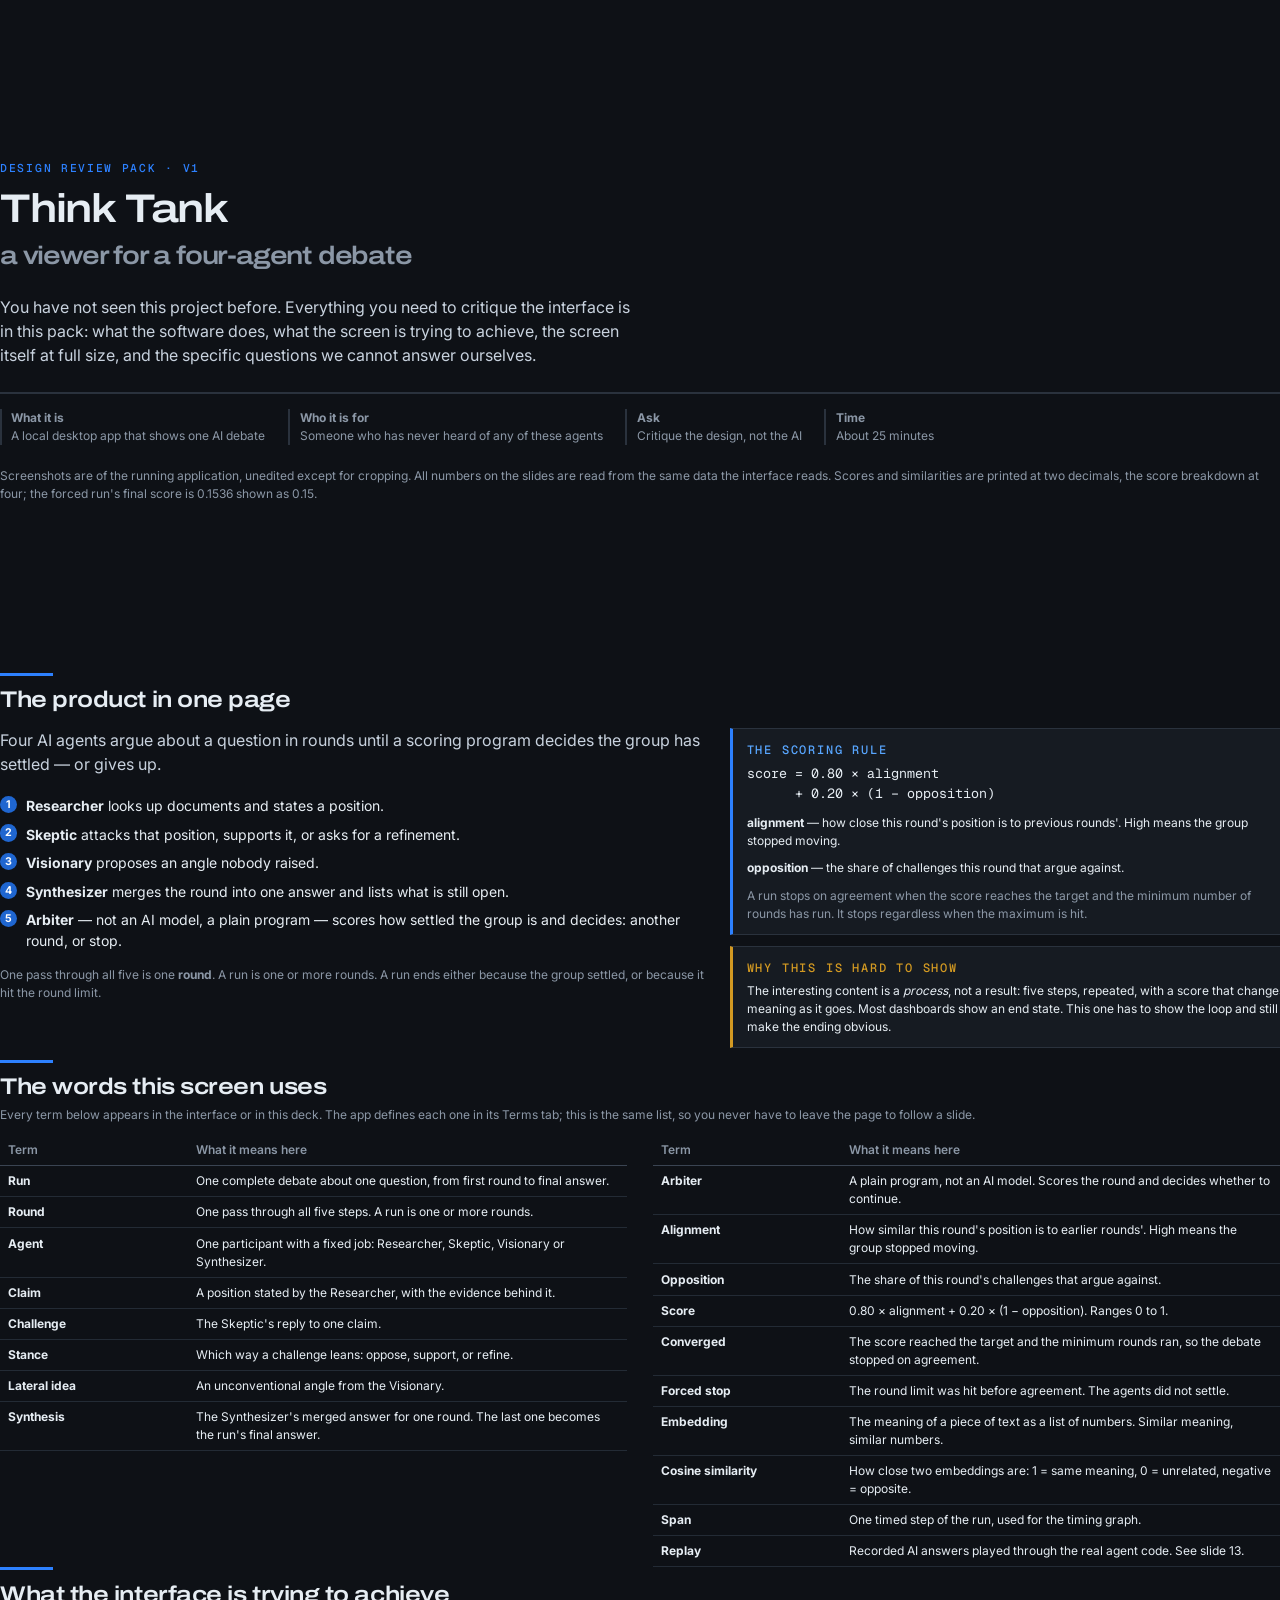
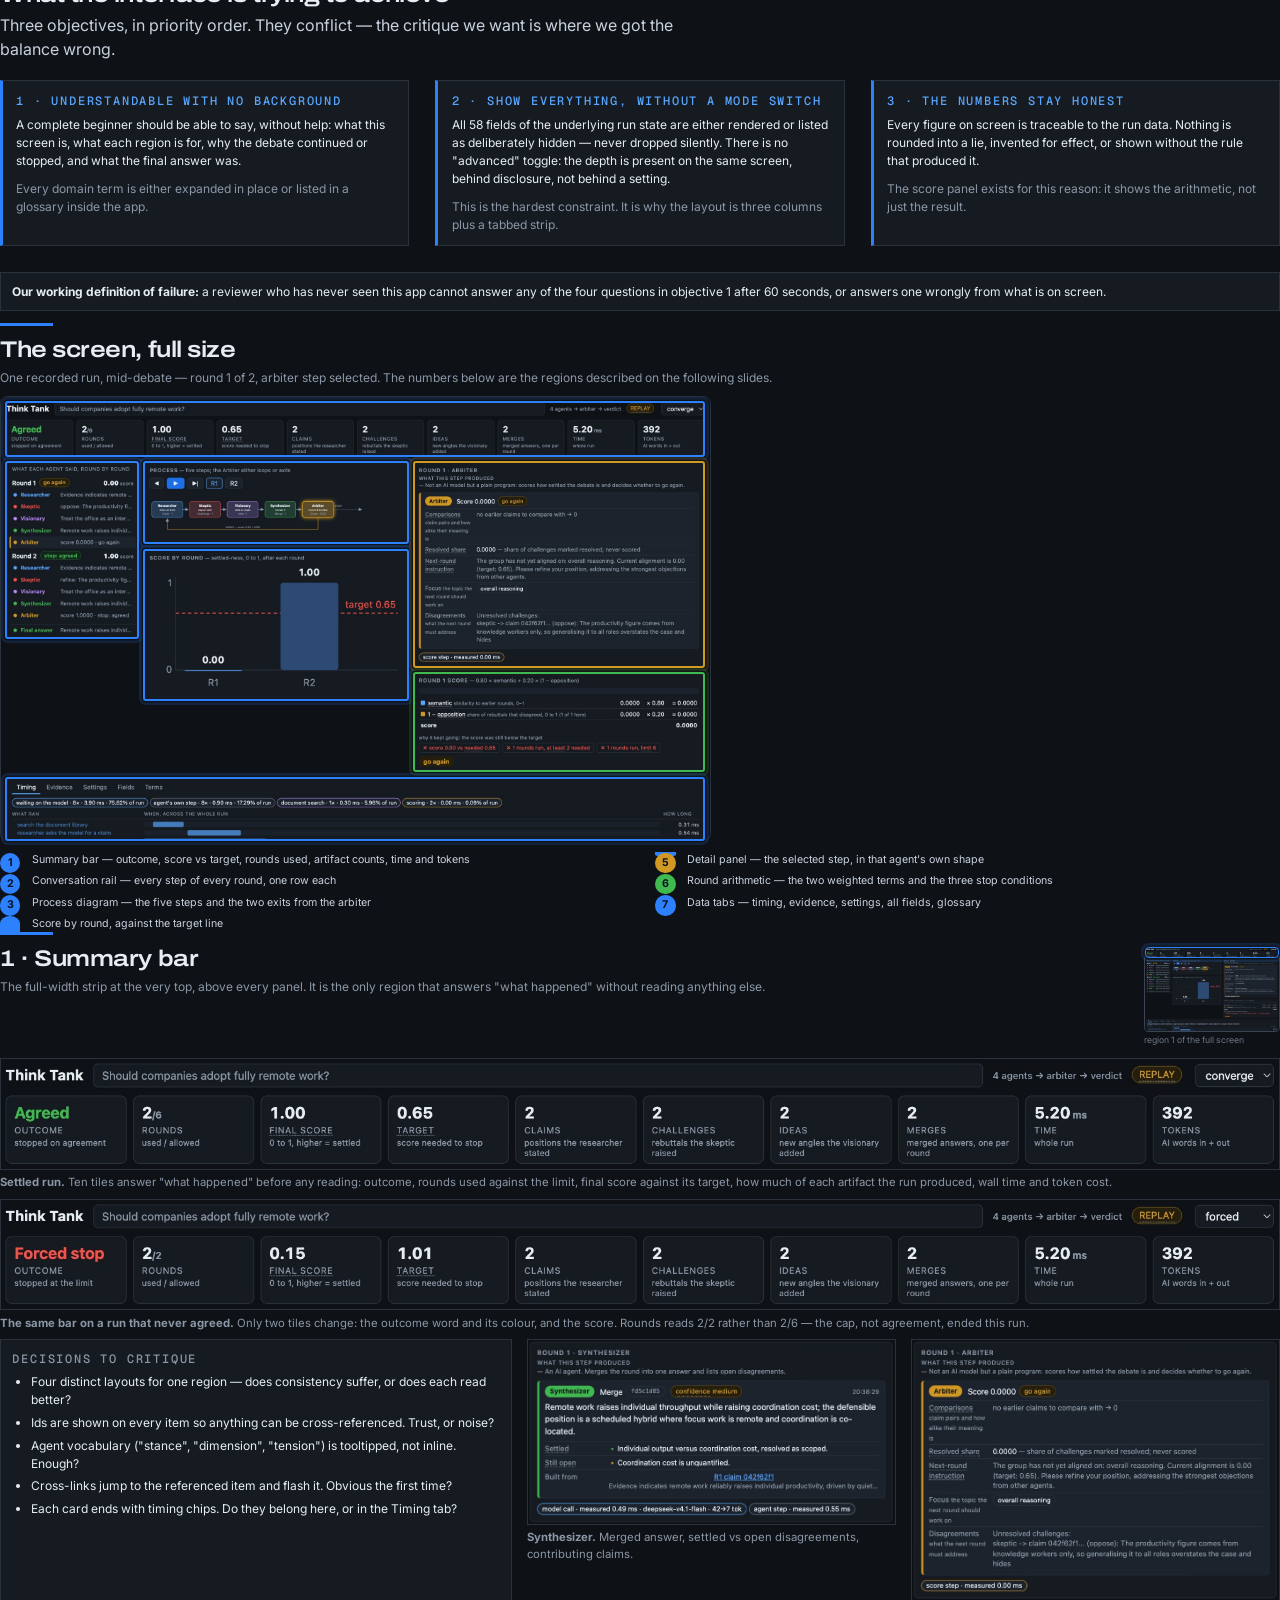
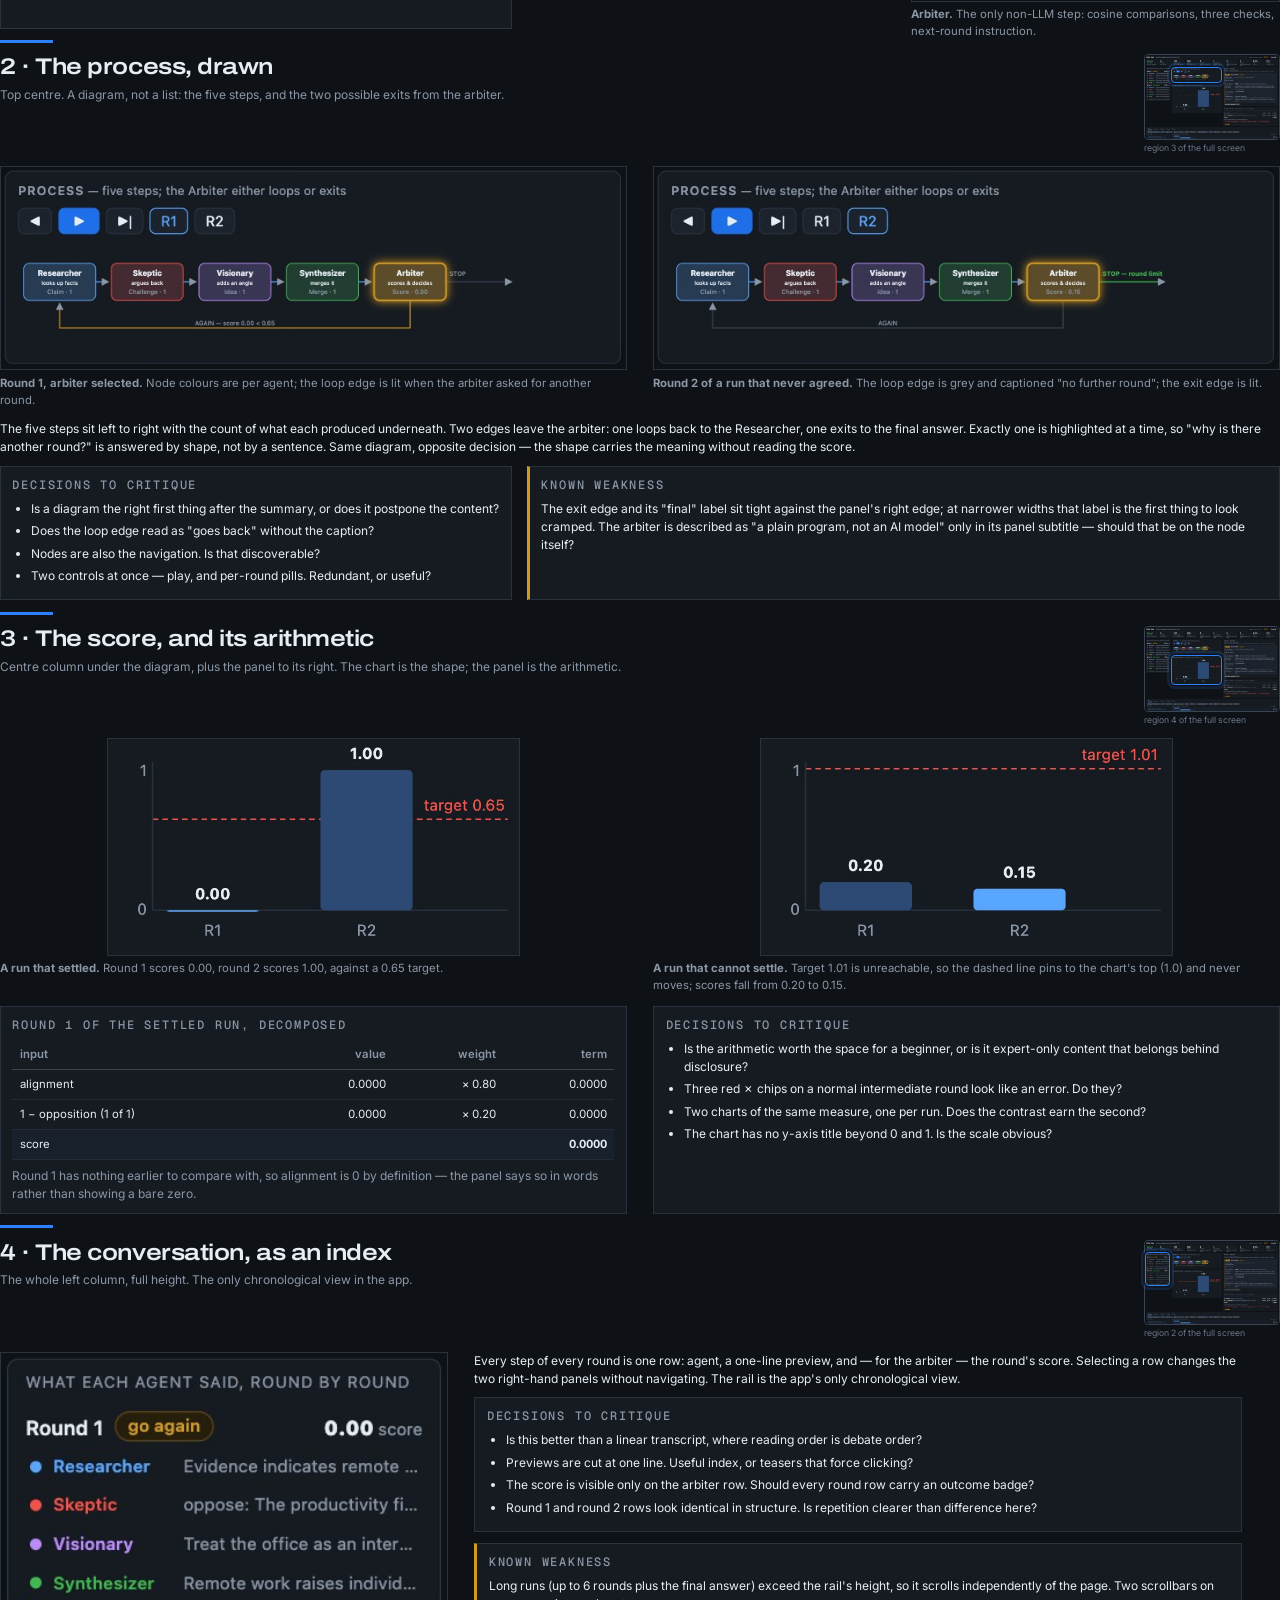
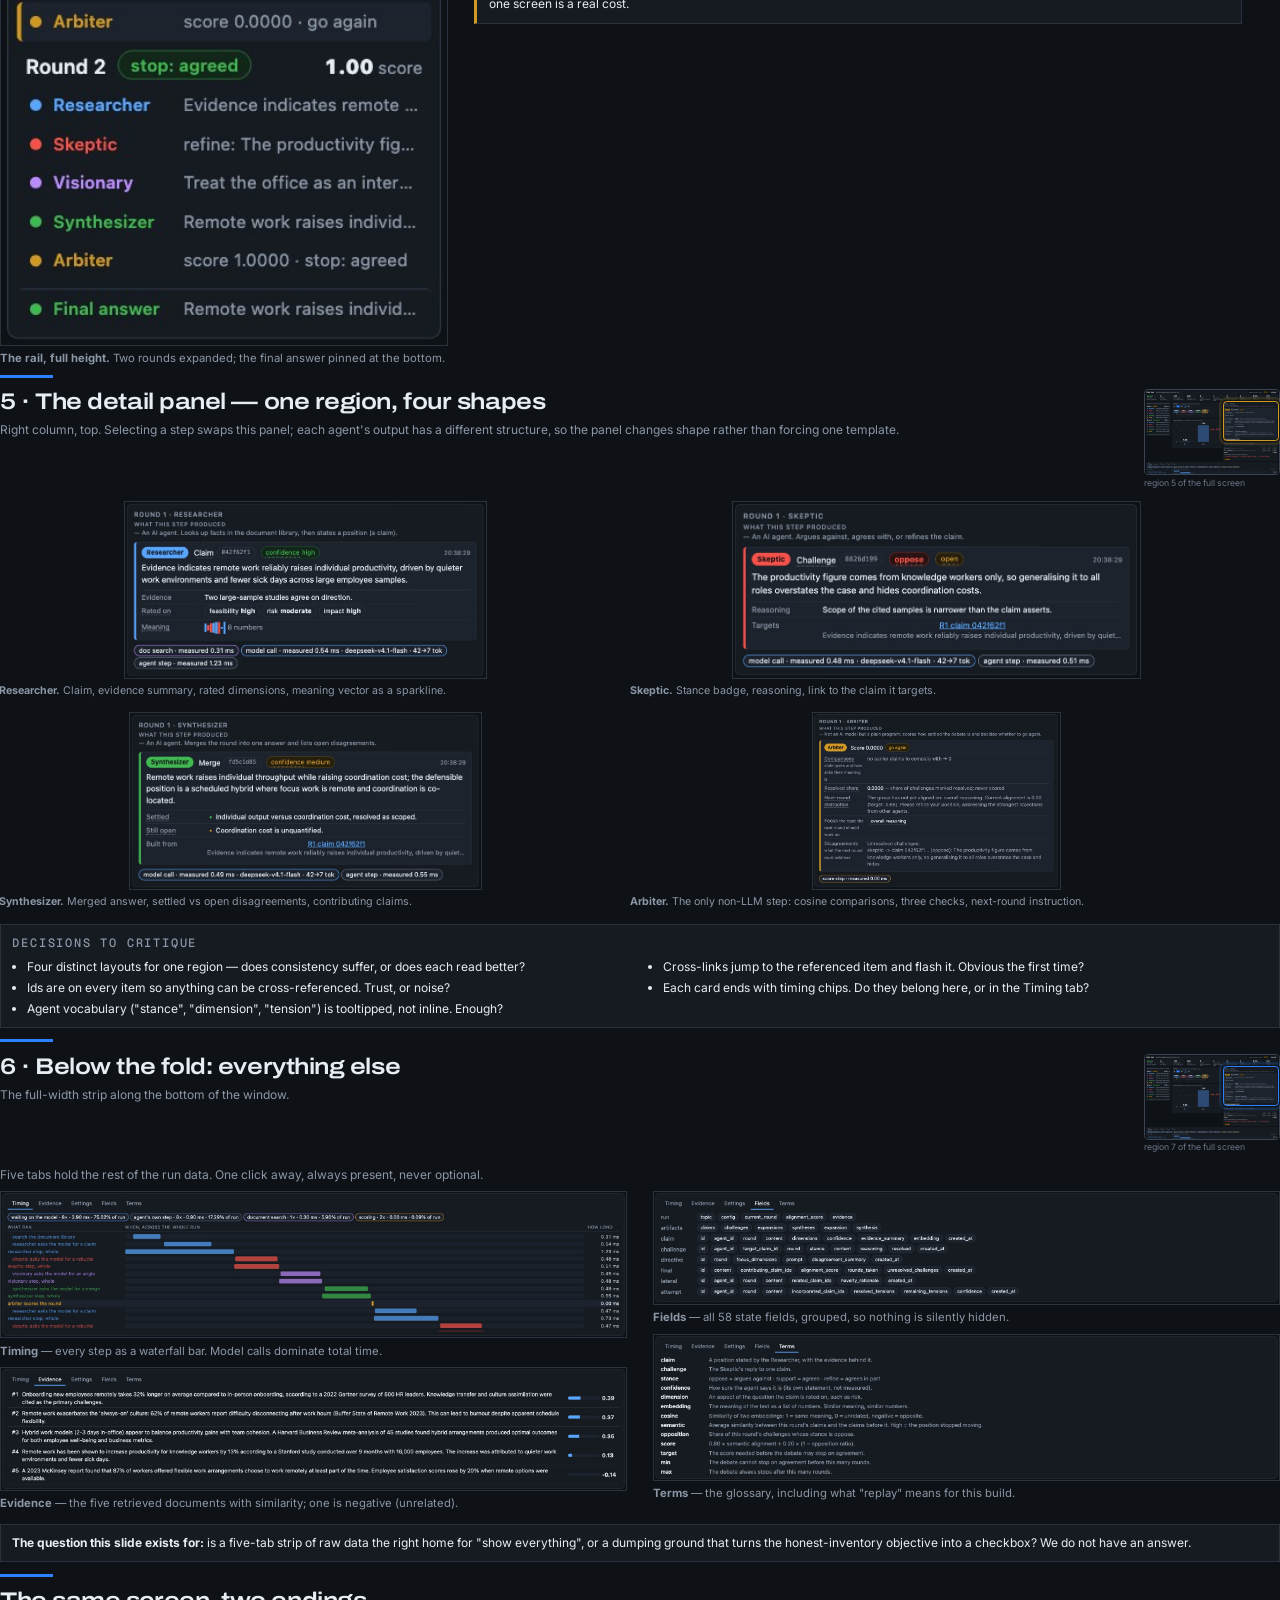
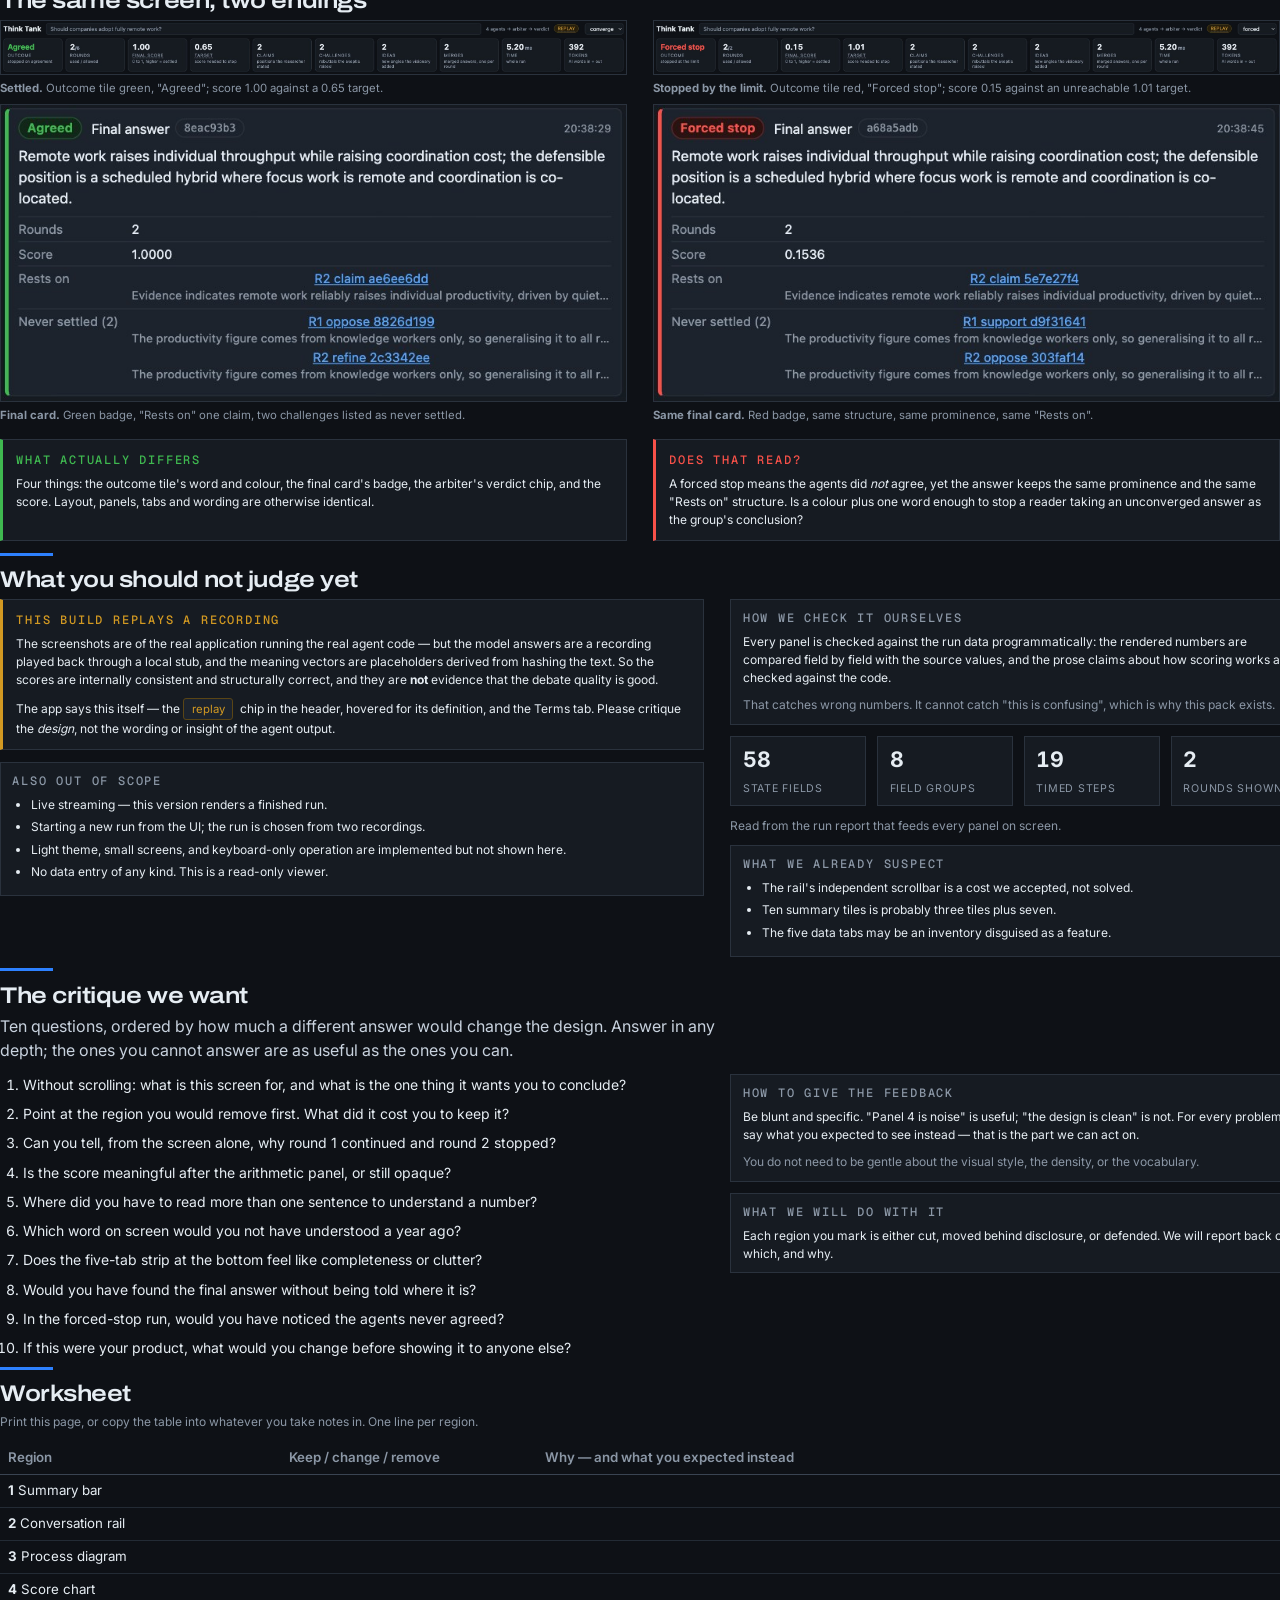
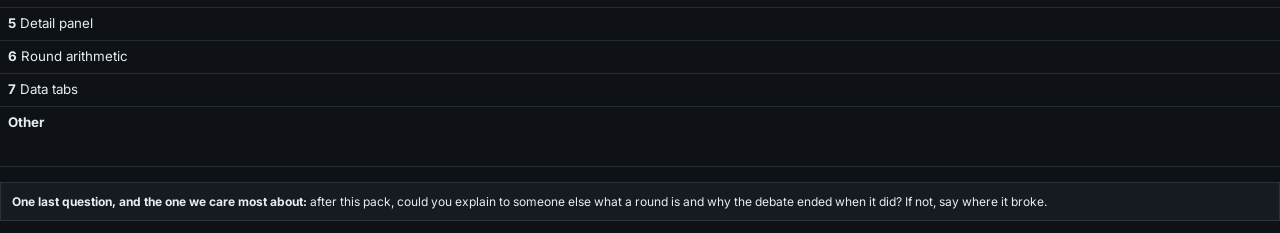
<file: ui/deck/deck.html>
<!doctype html>
<html lang="en">
<head>
<meta charset="utf-8">
<title>Think Tank — UI review deck</title>
<link rel="stylesheet" href="deck.css">
</head>
<body>

<!-- 1 ─────────────────────────────────────────────── -->
<section class="slide cover">
  <div>
    <div class="kicker">Design review pack · v1</div>
    <h1>Think Tank<br><span class="muted" style="font-size:19pt;font-weight:400">a viewer for a four-agent debate</span></h1>
    <p class="lead" style="max-width:170mm;margin-top:6mm">
      You have not seen this project before. Everything you need to critique the
      interface is in this pack: what the software does, what the screen is trying
      to achieve, the screen itself at full size, and the specific questions we
      cannot answer ourselves.
    </p>
  </div>
  <div>
    <div class="rule"></div>
    <div class="meta">
      <span><b>What it is</b><br>A local desktop app that shows one AI debate</span>
      <span><b>Who it is for</b><br>Someone who has never heard of any of these agents</span>
      <span><b>Ask</b><br>Critique the design, not the AI</span>
      <span><b>Time</b><br>About 25 minutes</span>
    </div>
    <p class="small muted" style="margin-top:6mm">
      Screenshots are of the running application, unedited except for cropping.
      All numbers on the slides are read from the same data the interface reads.
      Scores and similarities are printed at two decimals, the score breakdown at four;
      the forced run's final score is 0.1536 shown as 0.15.
    </p>
  </div>
</section>

<!-- 2 ─────────────────────────────────────────────── -->
<section class="slide">
  <div class="bar"></div>
  <h2>The product in one page</h2>
    <div class="cols" style="margin-top:4mm">
    <div class="col col-55">
      <p class="lead">Four AI agents argue about a question in rounds until a scoring
      program decides the group has settled — or gives up.</p>
      <ol class="step" style="margin-top:5mm">
        <li><b>Researcher</b> looks up documents and states a position.</li>
        <li><b>Skeptic</b> attacks that position, supports it, or asks for a refinement.</li>
        <li><b>Visionary</b> proposes an angle nobody raised.</li>
        <li><b>Synthesizer</b> merges the round into one answer and lists what is still open.</li>
        <li><b>Arbiter</b> — not an AI model, a plain program — scores how settled the
            group is and decides: another round, or stop.</li>
      </ol>
      <p class="muted small" style="margin-top:4mm">One pass through all five is one <b>round</b>.
      A run is one or more rounds. A run ends either because the group settled, or
      because it hit the round limit.</p>
    </div>
    <div class="col col-45">
      <div class="card blue">
        <h3 style="color:#58a6ff">The scoring rule</h3>
        <p class="mono" style="font-size:10pt;color:#e6edf3">score = 0.80 × alignment<br>&nbsp;&nbsp;&nbsp;&nbsp;&nbsp;&nbsp;+ 0.20 × (1 − opposition)</p>
        <p class="small" style="margin-top:2mm"><b>alignment</b> — how close this round's position is to previous rounds'. High means the group stopped moving.</p>
        <p class="small"><b>opposition</b> — the share of challenges this round that argue against.</p>
        <p class="small muted" style="margin-bottom:0">A run stops on agreement when the score reaches the
        target and the minimum number of rounds has run. It stops regardless when the
        maximum is hit.</p>
      </div>
      <div class="card amber">
        <h3 style="color:#d29922">Why this is hard to show</h3>
        <p class="small" style="margin-bottom:0">The interesting content is a
        <i>process</i>, not a result: five steps, repeated, with a score that changes
        meaning as it goes. Most dashboards show an end state. This one has to show the
        loop and still make the ending obvious.</p>
      </div>
    </div>
  </div>
</section>

<!-- 3 ─────────────────────────────────────────────── -->
<section class="slide">
  <div class="bar"></div>
  <h2>The words this screen uses</h2>
    <p class="small muted" style="margin-bottom:3mm">Every term below appears in the interface or in this deck. The app defines each one in its Terms tab; this is the same list, so you never have to leave the page to follow a slide.</p>
  <div class="cols">
    <div class="col">
      <table style="font-size:9pt">
        <tr><th style="width:30%">Term</th><th>What it means here</th></tr>
        <tr><td><b>Run</b></td><td>One complete debate about one question, from first round to final answer.</td></tr>
        <tr><td><b>Round</b></td><td>One pass through all five steps. A run is one or more rounds.</td></tr>
        <tr><td><b>Agent</b></td><td>One participant with a fixed job: Researcher, Skeptic, Visionary or Synthesizer.</td></tr>
        <tr><td><b>Claim</b></td><td>A position stated by the Researcher, with the evidence behind it.</td></tr>
        <tr><td><b>Challenge</b></td><td>The Skeptic's reply to one claim.</td></tr>
        <tr><td><b>Stance</b></td><td>Which way a challenge leans: oppose, support, or refine.</td></tr>
        <tr><td><b>Lateral idea</b></td><td>An unconventional angle from the Visionary.</td></tr>
        <tr><td><b>Synthesis</b></td><td>The Synthesizer's merged answer for one round. The last one becomes the run's final answer.</td></tr>
      </table>
    </div>
    <div class="col">
      <table style="font-size:9pt">
        <tr><th style="width:30%">Term</th><th>What it means here</th></tr>
        <tr><td><b>Arbiter</b></td><td>A plain program, not an AI model. Scores the round and decides whether to continue.</td></tr>
        <tr><td><b>Alignment</b></td><td>How similar this round's position is to earlier rounds'. High means the group stopped moving.</td></tr>
        <tr><td><b>Opposition</b></td><td>The share of this round's challenges that argue against.</td></tr>
        <tr><td><b>Score</b></td><td>0.80 × alignment + 0.20 × (1 − opposition). Ranges 0 to 1.</td></tr>
        <tr><td><b>Converged</b></td><td>The score reached the target and the minimum rounds ran, so the debate stopped on agreement.</td></tr>
        <tr><td><b>Forced stop</b></td><td>The round limit was hit before agreement. The agents did not settle.</td></tr>
        <tr><td><b>Embedding</b></td><td>The meaning of a piece of text as a list of numbers. Similar meaning, similar numbers.</td></tr>
        <tr><td><b>Cosine similarity</b></td><td>How close two embeddings are: 1 = same meaning, 0 = unrelated, negative = opposite.</td></tr>
        <tr><td><b>Span</b></td><td>One timed step of the run, used for the timing graph.</td></tr>
        <tr><td><b>Replay</b></td><td>Recorded AI answers played through the real agent code. See slide 13.</td></tr>
      </table>
    </div>
  </div>
</section>

<!-- 4 ─────────────────────────────────────────────── -->
<section class="slide">
  <div class="bar"></div>
  <h2>What the interface is trying to achieve</h2>
    <p class="lead" style="max-width:190mm">Three objectives, in priority order. They conflict — the
  critique we want is where we got the balance wrong.</p>

  <div class="cols" style="margin-top:5mm">
    <div class="col card blue">
      <h3 style="color:#58a6ff">1 · Understandable with no background</h3>
      <p class="small">A complete beginner should be able to say, without help: what this
      screen is, what each region is for, why the debate continued or stopped, and what
      the final answer was.</p>
      <p class="small muted" style="margin-bottom:0">Every domain term is either expanded
      in place or listed in a glossary inside the app.</p>
    </div>
    <div class="col card blue">
      <h3 style="color:#58a6ff">2 · Show everything, without a mode switch</h3>
      <p class="small">All 58 fields of the underlying run state are either rendered or
      listed as deliberately hidden — never dropped silently. There is no
      "advanced" toggle: the depth is present on the same screen, behind
      disclosure, not behind a setting.</p>
      <p class="small muted" style="margin-bottom:0">This is the hardest constraint. It
      is why the layout is three columns plus a tabbed strip.</p>
    </div>
    <div class="col card blue">
      <h3 style="color:#58a6ff">3 · The numbers stay honest</h3>
      <p class="small">Every figure on screen is traceable to the run data. Nothing is
      rounded into a lie, invented for effect, or shown without the rule that produced
      it.</p>
      <p class="small muted" style="margin-bottom:0">The score panel exists for this
      reason: it shows the arithmetic, not just the result.</p>
    </div>
  </div>

  <div class="card flat" style="margin-top:4mm">
    <p class="small" style="margin-bottom:0"><b>Our working definition of failure:</b> a
    reviewer who has never seen this app cannot answer any of the four questions in
    objective 1 after 60 seconds, or answers one wrongly from what is on screen.</p>
  </div>
</section>

<!-- 5 ─────────────────────────────────────────────── -->
<section class="slide">
  <div class="bar"></div>
  <h2>The screen, full size</h2>
    <p class="small muted" style="margin-bottom:2.5mm">One recorded run, mid-debate — round 1 of 2, arbiter step selected. The numbers below are the regions described on the following slides.</p>
  <div class="annot" style="width:188mm">
    <img src="shots/full-converge-r1-arbiter.jpg" alt="The full interface at 1600x1000, round 1 of 2 with the arbiter step selected; seven numbered rings mark the regions described on the following slides" style="width:100%;display:block;border-radius:2mm;border:1px solid #2a323d">
    <div class="ring r1" style="left:0.75%;top:1.2%;width:98.5%;height:12.42%"></div>
    <div class="ring r2" style="left:0.75%;top:14.62%;width:18.75%;height:40.08%"></div>
    <div class="ring r3" style="left:20.13%;top:14.62%;width:37.38%;height:18.74%"></div>
    <div class="ring r4" style="left:20.13%;top:34.36%;width:37.38%;height:34.27%"></div>
    <div class="ring r5 a" style="left:58.13%;top:14.62%;width:41.12%;height:46.43%"></div>
    <div class="ring r6 g" style="left:58.13%;top:62.06%;width:41.12%;height:22.52%"></div>
    <div class="ring r7" style="left:0.75%;top:85.57%;width:98.5%;height:14.43%"></div>
  </div>
  <div class="legend" style="margin-top:3mm;columns:2;column-gap:8mm;font-size:8pt">
    <div><b>1</b> Summary bar — outcome, score vs target, rounds used, artifact counts, time and tokens</div>
    <div><b>2</b> Conversation rail — every step of every round, one row each</div>
    <div><b>3</b> Process diagram — the five steps and the two exits from the arbiter</div>
    <div><b>4</b> Score by round, against the target line</div>
    <div class="a"><b class="k5">5</b> Detail panel — the selected step, in that agent's own shape</div>
    <div class="g"><b class="k6">6</b> Round arithmetic — the two weighted terms and the three stop conditions</div>
    <div><b>7</b> Data tabs — timing, evidence, settings, all fields, glossary</div>
  </div>
</section>

<!-- 6 ────────────────────────────────────────────── -->
<section class="slide">
  <div class="bar"></div>
  <div class="headrow"><div class="hleft"><h2>1 · Summary bar</h2><p class="small muted">The full-width strip at the very top, above every panel. It is the only region that answers "what happened" without reading anything else.</p></div><div class="mini"><div class="annot"><img src="shots/full-converge-r1-arbiter.jpg" alt="Mini-map: the full screen with the region this slide covers ringed"><div class="ring" style="left:0.75%;top:1.2%;width:98.5%;height:12.42%"></div></div><span>region 1 of the full screen</span></div></div>
  <figure class="plain"><img src="shots/header-tiles.jpg"><figcaption><b>Settled run.</b> Ten tiles answer "what happened" before any reading: outcome, rounds used against the limit, final score against its target, how much of each artifact the run produced, wall time and token cost.</figcaption></figure>
  <figure class="plain"><img src="shots/head-forced.jpg"><figcaption><b>The same bar on a run that never agreed.</b> Only two tiles change: the outcome word and its colour, and the score. Rounds reads 2/2 rather than 2/6 — the cap, not agreement, ended this run.</figcaption></figure>
  <div class="row3">
    <div class="cell card flat"><h3>Decisions to critique</h3><ul class="t small" style="margin-bottom:0">
      <li>Four distinct layouts for one region — does consistency suffer, or does each read better?</li>
      <li>Ids are shown on every item so anything can be cross-referenced. Trust, or noise?</li>
      <li>Agent vocabulary ("stance", "dimension", "tension") is tooltipped, not inline. Enough?</li>
      <li>Cross-links jump to the referenced item and flash it. Obvious the first time?</li>
      <li>Each card ends with timing chips. Do they belong here, or in the Timing tab?</li>
    </ul></div>
    <div class="cell"><figure class="plain"><img src="shots/detail-merge.jpg"><figcaption><b>Synthesizer.</b> Merged answer, settled vs open disagreements, contributing claims.</figcaption></figure></div>
    <div class="cell"><figure class="plain"><img src="shots/detail-arbiter.jpg"><figcaption><b>Arbiter.</b> The only non-LLM step: cosine comparisons, three checks, next-round instruction.</figcaption></figure></div>
  </div>
</section>

<!-- 7 ────────────────────────────────────────────── -->
<section class="slide">
  <div class="bar"></div>
  <div class="headrow"><div class="hleft"><h2>2 · The process, drawn</h2><p class="small muted">Top centre. A diagram, not a list: the five steps, and the two possible exits from the arbiter.</p></div><div class="mini"><div class="annot"><img src="shots/full-converge-r1-arbiter.jpg" alt="Mini-map: the full screen with the region this slide covers ringed"><div class="ring" style="left:20.13%;top:14.62%;width:37.38%;height:18.74%"></div></div><span>region 3 of the full screen</span></div></div>
  <div class="cols">
    <div class="col"><figure class="plain"><img src="shots/flow.jpg"><figcaption><b>Round 1, arbiter selected.</b> Node colours are per agent; the loop edge is lit when the arbiter asked for another round.</figcaption></figure></div>
    <div class="col"><figure class="plain"><img src="shots/flow-forced.jpg"><figcaption><b>Round 2 of a run that never agreed.</b> The loop edge is grey and captioned "no further round"; the exit edge is lit.</figcaption></figure></div>
  </div>
  <p class="small" style="margin-top:1mm">The five steps sit left to right with the count of what each produced underneath. Two edges leave the arbiter: one loops back to the Researcher, one exits to the final answer. Exactly one is highlighted at a time, so "why is there another round?" is answered by shape, not by a sentence. Same diagram, opposite decision — the shape carries the meaning without reading the score.</p>
  <div class="row3">
    <div class="cell card flat"><h3>Decisions to critique</h3><ul class="t small" style="margin-bottom:0">
      <li>Is a diagram the right first thing after the summary, or does it postpone the content?</li>
      <li>Does the loop edge read as "goes back" without the caption?</li>
      <li>Nodes are also the navigation. Is that discoverable?</li>
      <li>Two controls at once — play, and per-round pills. Redundant, or useful?</li></ul></div>
    <div class="col card flat amber"><h3>Known weakness</h3><p class="small" style="margin-bottom:0">The exit edge and its "final" label sit tight against the panel's right edge; at narrower widths that label is the first thing to look cramped. The arbiter is described as "a plain program, not an AI model" only in its panel subtitle — should that be on the node itself?</p></div>
  </div>
</section>

<!-- 8 ────────────────────────────────────────────── -->
<section class="slide charts">
  <div class="bar"></div>
  <div class="headrow"><div class="hleft"><h2>3 · The score, and its arithmetic</h2><p class="small muted">Centre column under the diagram, plus the panel to its right. The chart is the shape; the panel is the arithmetic.</p></div><div class="mini"><div class="annot"><img src="shots/full-converge-r1-arbiter.jpg" alt="Mini-map: the full screen with the region this slide covers ringed"><div class="ring" style="left:20.13%;top:34.36%;width:37.38%;height:34.27%"></div></div><span>region 4 of the full screen</span></div></div>
  <div class="cols">
    <div class="col"><figure class="plain"><img src="shots/chart.jpg"><figcaption><b>A run that settled.</b> Round 1 scores 0.00, round 2 scores 1.00, against a 0.65 target.</figcaption></figure></div>
    <div class="col"><figure class="plain"><img src="shots/chart-forced.jpg"><figcaption><b>A run that cannot settle.</b> Target 1.01 is unreachable, so the dashed line pins to the chart's top (1.0) and never moves; scores fall from 0.20 to 0.15.</figcaption></figure></div>
  </div>
  <div class="cols" style="margin-top:1mm">
    <div class="col card flat"><h3>Round 1 of the settled run, decomposed</h3>
      <table style="font-size:8.5pt">
        <tr><th>input</th><th class="n">value</th><th class="n">weight</th><th class="n">term</th></tr>
        <tr><td>alignment</td><td class="n">0.0000</td><td class="n">× 0.80</td><td class="n">0.0000</td></tr>
        <tr><td>1 − opposition (1 of 1)</td><td class="n">0.0000</td><td class="n">× 0.20</td><td class="n">0.0000</td></tr>
        <tr class="hi"><td>score</td><td class="n"></td><td class="n"></td><td class="n"><b>0.0000</b></td></tr>
      </table>
      <p class="small muted" style="margin:2mm 0 0">Round 1 has nothing earlier to compare with, so alignment is 0 by definition — the panel says so in words rather than showing a bare zero.</p></div>
    <div class="col card flat"><h3>Decisions to critique</h3><ul class="t small" style="margin-bottom:0">
      <li>Is the arithmetic worth the space for a beginner, or is it expert-only content that belongs behind disclosure?</li>
      <li>Three red ✗ chips on a normal intermediate round look like an error. Do they?</li>
      <li>Two charts of the same measure, one per run. Does the contrast earn the second?</li>
      <li>The chart has no y-axis title beyond 0 and 1. Is the scale obvious?</li></ul></div>
  </div>
</section>

<!-- 9 ────────────────────────────────────────────── -->
<section class="slide">
  <div class="bar"></div>
  <div class="headrow"><div class="hleft"><h2>4 · The conversation, as an index</h2><p class="small muted">The whole left column, full height. The only chronological view in the app.</p></div><div class="mini"><div class="annot"><img src="shots/full-converge-r1-arbiter.jpg" alt="Mini-map: the full screen with the region this slide covers ringed"><div class="ring" style="left:0.75%;top:14.62%;width:18.75%;height:40.08%"></div></div><span>region 2 of the full screen</span></div></div>
  <div class="cols">
    <div class="col col-35"><figure class="plain"><img src="shots/rail.jpg"><figcaption><b>The rail, full height.</b> Two rounds expanded; the final answer pinned at the bottom.</figcaption></figure></div>
    <div class="col col-60">
      <p class="small">Every step of every round is one row: agent, a one-line preview, and — for the arbiter — the round's score. Selecting a row changes the two right-hand panels without navigating. The rail is the app's only chronological view.</p>
      <div class="card flat"><h3>Decisions to critique</h3><ul class="t small" style="margin-bottom:0">
        <li>Is this better than a linear transcript, where reading order is debate order?</li>
        <li>Previews are cut at one line. Useful index, or teasers that force clicking?</li>
        <li>The score is visible only on the arbiter row. Should every round row carry an outcome badge?</li>
        <li>Round 1 and round 2 rows look identical in structure. Is repetition clearer than difference here?</li></ul></div>
      <div class="card flat amber"><h3>Known weakness</h3><p class="small" style="margin-bottom:0">Long runs (up to 6 rounds plus the final answer) exceed the rail's height, so it scrolls independently of the page. Two scrollbars on one screen is a real cost.</p></div>
    </div>
  </div>
</section>

<!-- 10 ───────────────────────────────────────────── -->
<section class="slide">
  <div class="bar"></div>
  <div class="headrow"><div class="hleft"><h2>5 · The detail panel — one region, four shapes</h2><p class="small muted">Right column, top. Selecting a step swaps this panel; each agent's output has a different structure, so the panel changes shape rather than forcing one template.</p></div><div class="mini"><div class="annot"><img src="shots/full-converge-r1-arbiter.jpg" alt="Mini-map: the full screen with the region this slide covers ringed"><div class="ring r5" style="left:58.13%;top:14.62%;width:41.12%;height:46.43%"></div></div><span>region 5 of the full screen</span></div></div>
  <table class="figs"><tr>
    <td><figure class="plain"><img src="shots/detail-claim.jpg"><figcaption><b>Researcher.</b> Claim, evidence summary, rated dimensions, meaning vector as a sparkline.</figcaption></figure></td>
    <td><figure class="plain"><img src="shots/detail-skeptic.jpg"><figcaption><b>Skeptic.</b> Stance badge, reasoning, link to the claim it targets.</figcaption></figure></td>
  </tr></table>
  <table class="figs"><tr>
    <td><figure class="plain"><img src="shots/detail-merge.jpg"><figcaption><b>Synthesizer.</b> Merged answer, settled vs open disagreements, contributing claims.</figcaption></figure></td>
    <td><figure class="plain"><img src="shots/detail-arbiter.jpg"><figcaption><b>Arbiter.</b> The only non-LLM step: cosine comparisons, three checks, next-round instruction.</figcaption></figure></td>
  </tr></table>
  <div class="card flat" style="margin-top:1mm"><h3>Decisions to critique</h3><ul class="t small two" style="margin-bottom:0">
    <li>Four distinct layouts for one region — does consistency suffer, or does each read better?</li>
    <li>Ids are on every item so anything can be cross-referenced. Trust, or noise?</li>
    <li>Agent vocabulary ("stance", "dimension", "tension") is tooltipped, not inline. Enough?</li>
    <li>Cross-links jump to the referenced item and flash it. Obvious the first time?</li>
    <li>Each card ends with timing chips. Do they belong here, or in the Timing tab?</li>
  </ul></div>
</section>

<!-- 11 ───────────────────────────────────────────── -->
<section class="slide">
  <div class="bar"></div>
  <div class="headrow"><div class="hleft"><h2>6 · Below the fold: everything else</h2><p class="small muted">The full-width strip along the bottom of the window.</p></div><div class="mini"><div class="annot"><img src="shots/full-converge-r1-arbiter.jpg" alt="Mini-map: the full screen with the region this slide covers ringed"><div class="ring" style="left:58.13%;top:14.62%;width:41.12%;height:46.43%"></div></div><span>region 7 of the full screen</span></div></div>
  <p class="small muted" style="margin-bottom:2mm">Five tabs hold the rest of the run data. One click away, always present, never optional.</p>
  <div class="cols">
    <div class="col"><figure class="plain"><img src="shots/tab-timing.jpg"><figcaption><b>Timing</b> — every step as a waterfall bar. Model calls dominate total time.</figcaption></figure>
      <figure class="plain" style="margin-top:2mm"><img src="shots/tab-evidence.jpg"><figcaption><b>Evidence</b> — the five retrieved documents with similarity; one is negative (unrelated).</figcaption></figure></div>
    <div class="col"><figure class="plain"><img src="shots/tab-fields.jpg"><figcaption><b>Fields</b> — all 58 state fields, grouped, so nothing is silently hidden.</figcaption></figure>
      <figure class="plain" style="margin-top:2mm"><img src="shots/tab-terms.jpg"><figcaption><b>Terms</b> — the glossary, including what "replay" means for this build.</figcaption></figure></div>
  </div>
  <div class="card flat" style="margin-top:1mm">
    <p class="small" style="margin-bottom:0"><b>The question this slide exists for:</b> is a five-tab strip of raw data the right home for "show everything", or a dumping ground that turns the honest-inventory objective into a checkbox? We do not have an answer.</p>
  </div>
</section>

<!-- 12 ────────────────────────────────────────────── -->
<section class="slide">
  <div class="bar"></div>
  <h2>The same screen, two endings</h2>
    <div class="cols" style="margin-top:1mm">
    <div class="col">
      <figure class="plain"><img src="shots/head-end.jpg"><figcaption><b>Settled.</b> Outcome tile green, "Agreed"; score 1.00 against a 0.65 target.</figcaption></figure>
      <figure class="plain"><img src="shots/finalcard-end.jpg"><figcaption><b>Final card.</b> Green badge, "Rests on" one claim, two challenges listed as never settled.</figcaption></figure>
    </div>
    <div class="col">
      <figure class="plain"><img src="shots/head-forced.jpg"><figcaption><b>Stopped by the limit.</b> Outcome tile red, "Forced stop"; score 0.15 against an unreachable 1.01 target.</figcaption></figure>
      <figure class="plain"><img src="shots/finalcard-forced.jpg"><figcaption><b>Same final card.</b> Red badge, same structure, same prominence, same "Rests on".</figcaption></figure>
    </div>
  </div>
  <div class="cols" style="margin-top:2mm;flex:0 0 auto">
    <div class="col card green">
      <h3 style="color:#3fb950">What actually differs</h3>
      <p class="small" style="margin-bottom:0">Four things: the outcome tile's word and colour,
      the final card's badge, the arbiter's verdict chip, and the score. Layout, panels,
      tabs and wording are otherwise identical.</p>
    </div>
    <div class="col card red">
      <h3 style="color:#f85149">Does that read?</h3>
      <p class="small" style="margin-bottom:0">A forced stop means the agents did <i>not</i>
      agree, yet the answer keeps the same prominence and the same "Rests on"
      structure. Is a colour plus one word enough to stop a reader taking an
      unconverged answer as the group's conclusion?</p>
    </div>
  </div>
</section>

<!-- 13 ────────────────────────────────────────────── -->
<section class="slide">
  <div class="bar"></div>
  <h2>What you should not judge yet</h2>
    <div class="cols">
    <div class="col col-55">
      <div class="card amber">
        <h3 style="color:#d29922">This build replays a recording</h3>
        <p class="small">The screenshots are of the real application running the real agent
        code — but the model answers are a recording played back through a local stub,
        and the meaning vectors are placeholders derived from hashing the text. So the
        scores are internally consistent and structurally correct, and they are
        <b>not</b> evidence that the debate quality is good.</p>
        <p class="small" style="margin-bottom:0">The app says this itself — the
        <span class="chip a">replay</span> chip in the header, hovered for its definition,
        and the Terms tab. Please critique the <i>design</i>, not the wording or insight
        of the agent output.</p>
      </div>
      <div class="card flat">
        <h3>Also out of scope</h3>
        <ul class="t small" style="margin-bottom:0">
          <li>Live streaming — this version renders a finished run.</li>
          <li>Starting a new run from the UI; the run is chosen from two recordings.</li>
          <li>Light theme, small screens, and keyboard-only operation are implemented but not shown here.</li>
          <li>No data entry of any kind. This is a read-only viewer.</li>
        </ul>
      </div>
    </div>
    <div class="col col-45">
      <div class="card flat">
        <h3>How we check it ourselves</h3>
        <p class="small">Every panel is checked against the run data programmatically:
        the rendered numbers are compared field by field with the source values, and
        the prose claims about how scoring works are checked against the code.</p>
        <p class="small muted" style="margin-bottom:0">That catches wrong numbers. It
        cannot catch "this is confusing", which is why this pack exists.</p>
      </div>
      <div class="bignum">
        <div><b>58</b><span>state fields</span></div>
        <div><b>8</b><span>field groups</span></div>
        <div><b>19</b><span>timed steps</span></div>
        <div><b>2</b><span>rounds shown</span></div>
      </div>
      <p class="small muted">Read from the run report that feeds every panel on screen.</p>
      <div class="card flat">
        <h3>What we already suspect</h3>
        <ul class="t small" style="margin-bottom:0">
          <li>The rail's independent scrollbar is a cost we accepted, not solved.</li>
          <li>Ten summary tiles is probably three tiles plus seven.</li>
          <li>The five data tabs may be an inventory disguised as a feature.</li>
        </ul>
      </div>
    </div>
  </div>
</section>

<!-- 14 ────────────────────────────────────────────── -->
<section class="slide">
  <div class="bar"></div>
  <h2>The critique we want</h2>
    <p class="lead" style="max-width:190mm">Ten questions, ordered by how much a different answer would change the design.
  Answer in any depth; the ones you cannot answer are as useful as the ones you can.</p>
  <div class="cols" style="margin-top:3mm">
    <div class="col col-55">
      <ol class="q">
        <li>Without scrolling: what is this screen for, and what is the one thing it wants you to conclude?</li>
        <li>Point at the region you would remove first. What did it cost you to keep it?</li>
        <li>Can you tell, from the screen alone, why round 1 continued and round 2 stopped?</li>
        <li>Is the score meaningful after the arithmetic panel, or still opaque?</li>
        <li>Where did you have to read more than one sentence to understand a number?</li>
        <li>Which word on screen would you not have understood a year ago?</li>
        <li>Does the five-tab strip at the bottom feel like completeness or clutter?</li>
        <li>Would you have found the final answer without being told where it is?</li>
        <li>In the forced-stop run, would you have noticed the agents never agreed?</li>
        <li>If this were your product, what would you change before showing it to anyone else?</li>
      </ol>
    </div>
    <div class="col col-45">
      <div class="card flat">
        <h3>How to give the feedback</h3>
        <p class="small">Be blunt and specific. "Panel 4 is noise" is useful; "the design is
        clean" is not. For every problem, say what you expected to see instead — that is
        the part we can act on.</p>
        <p class="small muted" style="margin-bottom:0">You do not need to be gentle about
        the visual style, the density, or the vocabulary.</p>
      </div>
      <div class="card flat">
        <h3>What we will do with it</h3>
        <p class="small" style="margin-bottom:0">Each region you mark is either cut, moved
        behind disclosure, or defended. We will report back on which, and why.</p>
      </div>
    </div>
  </div>
</section>

<!-- 15 ────────────────────────────────────────────── -->
<section class="slide">
  <div class="bar"></div>
  <h2>Worksheet</h2>
    <p class="small muted" style="margin-bottom:3mm">Print this page, or copy the table into whatever you take notes in. One line per region.</p>
  <table style="font-size:10pt">
    <tr><th style="width:22%">Region</th><th style="width:20%">Keep / change / remove</th><th>Why — and what you expected instead</th></tr>
    <tr><td><b>1</b> Summary bar</td><td style="color:#6b7686">&nbsp;</td><td style="color:#6b7686">&nbsp;</td></tr>
    <tr><td><b>2</b> Conversation rail</td><td style="color:#6b7686">&nbsp;</td><td style="color:#6b7686">&nbsp;</td></tr>
    <tr><td><b>3</b> Process diagram</td><td style="color:#6b7686">&nbsp;</td><td style="color:#6b7686">&nbsp;</td></tr>
    <tr><td><b>4</b> Score chart</td><td style="color:#6b7686">&nbsp;</td><td style="color:#6b7686">&nbsp;</td></tr>
    <tr><td><b>5</b> Detail panel</td><td style="color:#6b7686">&nbsp;</td><td style="color:#6b7686">&nbsp;</td></tr>
    <tr><td><b>6</b> Round arithmetic</td><td style="color:#6b7686">&nbsp;</td><td style="color:#6b7686">&nbsp;</td></tr>
    <tr><td><b>7</b> Data tabs</td><td style="color:#6b7686">&nbsp;</td><td style="color:#6b7686">&nbsp;</td></tr>
    <tr><td style="height:16mm"><b>Other</b></td><td style="color:#6b7686">&nbsp;</td><td style="color:#6b7686">&nbsp;</td></tr>
  </table>
  <div class="card flat" style="margin-top:4mm">
    <p class="small" style="margin-bottom:0"><b>One last question, and the one we care most about:</b>
    after this pack, could you explain to someone else what a round is and why the debate
    ended when it did? If not, say where it broke.</p>
  </div>
</section>

</body>
</html>
</file>
<file: ui/deck/deck.css>
/* Type: the three OFL faces the ArtCraft UI is set in
   (artcraft-native/assets/fonts, licences beside them). Variable files, so each
   family is declared once per weight we use and the renderer picks by font-weight. */
@font-face { font-family: "InterV"; src: url("fonts/Inter-Variable.ttf"); }
@font-face { font-family: "ArchivoV"; src: url("fonts/Archivo-Variable.ttf"); }
@font-face { font-family: "GeistMonoV"; src: url("fonts/GeistMono-Variable.ttf"); }

@page {
  size: A4 landscape;
  margin: 12mm 14mm 14mm;
  background: #0e1116;
  @bottom-right { content: counter(page) " / " counter(pages); color: #6b7686; font: 9pt "GeistMonoV", monospace; }
  @bottom-left { content: "Think Tank · UI review deck · v1"; color: #6b7686; font: 9pt "GeistMonoV", monospace; }
}
* { box-sizing: border-box; }
html { background: #0e1116; }
body {
  margin: 0;
  background: #0e1116;
  color: #e6edf3;
  font: 10.5pt/1.5 "InterV", "Helvetica Neue", Arial, sans-serif;
}
.slide { page-break-after: always; break-after: page; }
figure img { width: 100%; display: block; border: 1px solid #2a323d; border-radius: 0.8mm; }
.slide.dense figure img { width: 88%; }
.slide.charts figure img { width: 66%; margin: 0 auto; }
.slide.charts .cols { margin-bottom: 0; }
.slide.dense figure { margin-bottom: 1.5mm; }
.col figure { display: block; min-height: 0; }
.col figure img { width: 100%; }
.slide:last-child { page-break-after: auto; }
h1 { font-family: "ArchivoV", sans-serif; font-variation-settings: "wght" 620, "wdth" 118; letter-spacing: -.03em; font-size: 30pt; line-height: 1.05; margin: 0 0 4mm; }
h2 { font-family: "ArchivoV", sans-serif; font-variation-settings: "wght" 620, "wdth" 118; letter-spacing: -.02em; font-size: 17pt; line-height: 1.15; margin: 0 0 1.5mm; }
h3 { font-family: "GeistMonoV", monospace; font-size: 9pt; margin: 0 0 1.5mm; color: #8b97a6; text-transform: uppercase; letter-spacing: .15em; font-weight: 500; }
p { margin: 0 0 2.5mm; }
.lead { font-size: 12pt; color: #c8d2de; }
.muted { color: #8b97a6; }
.small { font-size: 9pt; }
.mono { font-family: "GeistMonoV", monospace; font-size: 8.5pt; }
.keep { page-break-inside: avoid; break-inside: avoid; }

.rule { height: 2px; background: #2a323d; margin: 4mm 0; }
.bar { width: 14mm; height: 3px; background: #2d81ff; margin-bottom: 3mm; }

.cols { display: flex; gap: 7mm; }
.col { flex: 1; min-width: 0; }
.col-60 { flex: 0 0 60%; } .col-40 { flex: 0 0 40%; } .col-55 { flex: 0 0 55%; } .col-45 { flex: 0 0 45%; }
.col-65 { flex: 0 0 65%; } .col-35 { flex: 0 0 35%; }

figure { margin: 0 0 2mm; }
figcaption { font-size: 8.5pt; color: #8b97a6; margin-top: 1.2mm; }
figure.plain img { border-radius: 0; }


table { width: 100%; border-collapse: collapse; font-size: 9pt; }
th { text-align: left; color: #8b97a6; font-weight: 600; border-bottom: 1px solid #3a4452; padding: 1.6mm 2mm; vertical-align: bottom; }
td { border-bottom: 1px solid #232b35; padding: 1.6mm 2mm; vertical-align: top; }
td.n, th.n { text-align: right; font-variant-numeric: tabular-nums; }
tr.hi td { background: #17202b; }

.card { background: #161b22; border: 1px solid #2a323d; border-radius: 0; padding: 3mm 3.5mm; margin-bottom: 3mm; }
.card.blue { border-left: 3px solid #2d81ff; }
.card.amber { border-left: 3px solid #d29922; }
.card.green { border-left: 3px solid #3fb950; }
.card.red { border-left: 3px solid #f85149; }
.card.flat { padding: 2.5mm 3mm; }

.chip { display: inline-block; padding: .4mm 2mm; border-radius: 0.8mm; border: 1px solid #3a4452; background: #1c232d; font-size: 8.5pt; margin-right: 1mm; }
.chip.b { color: #2d81ff; border-color: #2c4a73; }
.chip.g { color: #3fb950; border-color: #23572f; }
.chip.a { color: #d29922; border-color: #5a4515; }
.chip.r { color: #f85149; border-color: #6b2320; }

.bignum { display: flex; gap: 3mm; margin: 2mm 0 3mm; }
.bignum div { background: #161b22; border: 1px solid #2a323d; border-radius: 0; padding: 2mm 3mm; flex: 1; }
.bignum b { display: block; font-size: 16pt; font-variant-numeric: tabular-nums; }
.bignum span { font-size: 8pt; color: #8b97a6; text-transform: uppercase; letter-spacing: .07em; }

ol.q { margin: 0; padding-left: 6mm; }
ol.q li { margin-bottom: 2.2mm; }
ul.t { margin: 0; padding-left: 5mm; }
ul.t li { margin-bottom: 1.2mm; }
ol.step { margin: 0; padding-left: 0; list-style: none; counter-reset: s; }
ol.step li { counter-increment: s; margin-bottom: 2mm; padding-left: 7mm; position: relative; }
ol.step li::before {
  content: counter(s); position: absolute; left: 0; top: .2mm;
  width: 4.6mm; height: 4.6mm; border-radius: 50%; background: #1f66d0; color: #fff;
  font-size: 8pt; font-weight: 700; text-align: center; line-height: 4.6mm;
}

.annot { position: relative; }
.annot .mk { z-index: 3;
  position: absolute; width: 6.4mm; height: 6.4mm; margin: -3.2mm 0 0 -3.2mm;
  border-radius: 50%; background: #2d81ff; color: #06101f; font-weight: 700; font-size: 9pt;
  text-align: center; line-height: 6.4mm; border: 1.2px solid #0e1116;
}
.annot .ring { position: absolute; border: 2px solid #2d81ff; border-radius: 0.8mm; box-shadow: 0 0 0 1.5px rgba(14,17,22,.85), 0 0 0 4px rgba(45,129,255,.16); }
.annot .ring.a { border-color: #d29922; } .annot .ring.g { border-color: #3fb950; }

.legend { font-size: 8.5pt; color: #c8d2de; }
.legend div { margin-bottom: 1.4mm; padding-left: 8.5mm; position: relative; }
.legend div b { position: absolute; left: 0; top: .1mm; width: 5.4mm; height: 5.4mm; border-radius: 50%; background: #2d81ff; color: #06101f; font-size: 8pt; text-align: center; line-height: 5.4mm; }
.legend div.a b { background: #d29922; }
.legend div.g b { background: #3fb950; }

.cover { display: flex; flex-direction: column; justify-content: center; height: 178mm; }
.cover .spacer { height: 34mm; }
.cover .meta { display: flex; gap: 6mm; font-size: 9pt; color: #8b97a6; }
.cover .meta span { border-left: 2px solid #2a323d; padding-left: 2.5mm; }
.kicker { font-family: "GeistMonoV", monospace; color: #2d81ff; font-size: 8.5pt; letter-spacing: .15em; text-transform: uppercase; font-weight: 500; margin-bottom: 3mm; }

/* mini-map: shows where this slide's region sits on the full screen */
.slide { position: relative; }

.row2 { display: flex; gap: 5mm; margin-top: 1mm; }
.row2 > .cell { flex: 1 1 0; min-width: 0; }
.row2 img { width: 100%; }
.row2 figure { margin-bottom: 0; }
.row3 { display: flex; gap: 4mm; margin-top: 1mm; }
.row3 > .cell { flex: 1; min-width: 0; }
.row3 > .cell:first-child { flex: 0 0 40%; }
.row3 img { width: 100%; }
.row3 figure { margin-bottom: 0; }
.headrow { display: flex; justify-content: space-between; align-items: flex-start; gap: 7mm; margin-bottom: 3mm; }
.hleft { flex: 1; min-width: 0; }
.hleft h2 { margin-bottom: 1.5mm; }
.hleft p { margin-bottom: 0; }
.mini { width: 36mm; flex: 0 0 36mm; }
.mini .annot { position: relative; }
.mini img { width: 100%; display: block; border: 1px solid #3a4452; border-radius: 1.2mm; }
.mini .ring { border-width: 1.6px; border-radius: 1mm; }
.mini span { display: block; font-size: 6.5pt; color: #6b7686; margin-top: .5mm; }

/* ring tint per legend number */
.ring.r1, .ring.r2, .ring.r3, .ring.r4, .ring.r7 { border-color: #2d81ff !important; }
.ring.r5 { border-color: #d29922 !important; box-shadow: 0 0 0 1.5px rgba(14,17,22,.85), 0 0 0 4px rgba(210,153,34,.16); }
.ring.r6 { border-color: #3fb950 !important; box-shadow: 0 0 0 1.5px rgba(14,17,22,.85), 0 0 0 4px rgba(63,185,80,.16); }
.legend b.k5 { background: #d29922; } .legend b.k6 { background: #3fb950; }

ul.two { columns: 2; column-gap: 8mm; padding-left: 4mm; }
ul.two li { break-inside: avoid; margin-bottom: .8mm; }

table.figs { width: 100%; border-collapse: separate; border-spacing: 5mm 0; margin: 0 -5mm 1.5mm; table-layout: fixed; }
table.figs td { width: 50%; vertical-align: top; border: 0; padding: 0; }
table.figs img { max-width: 100%; max-height: 47mm; width: auto; display: block; margin: 0 auto; }
table.figs figcaption { font-size: 8pt; }
</file>
